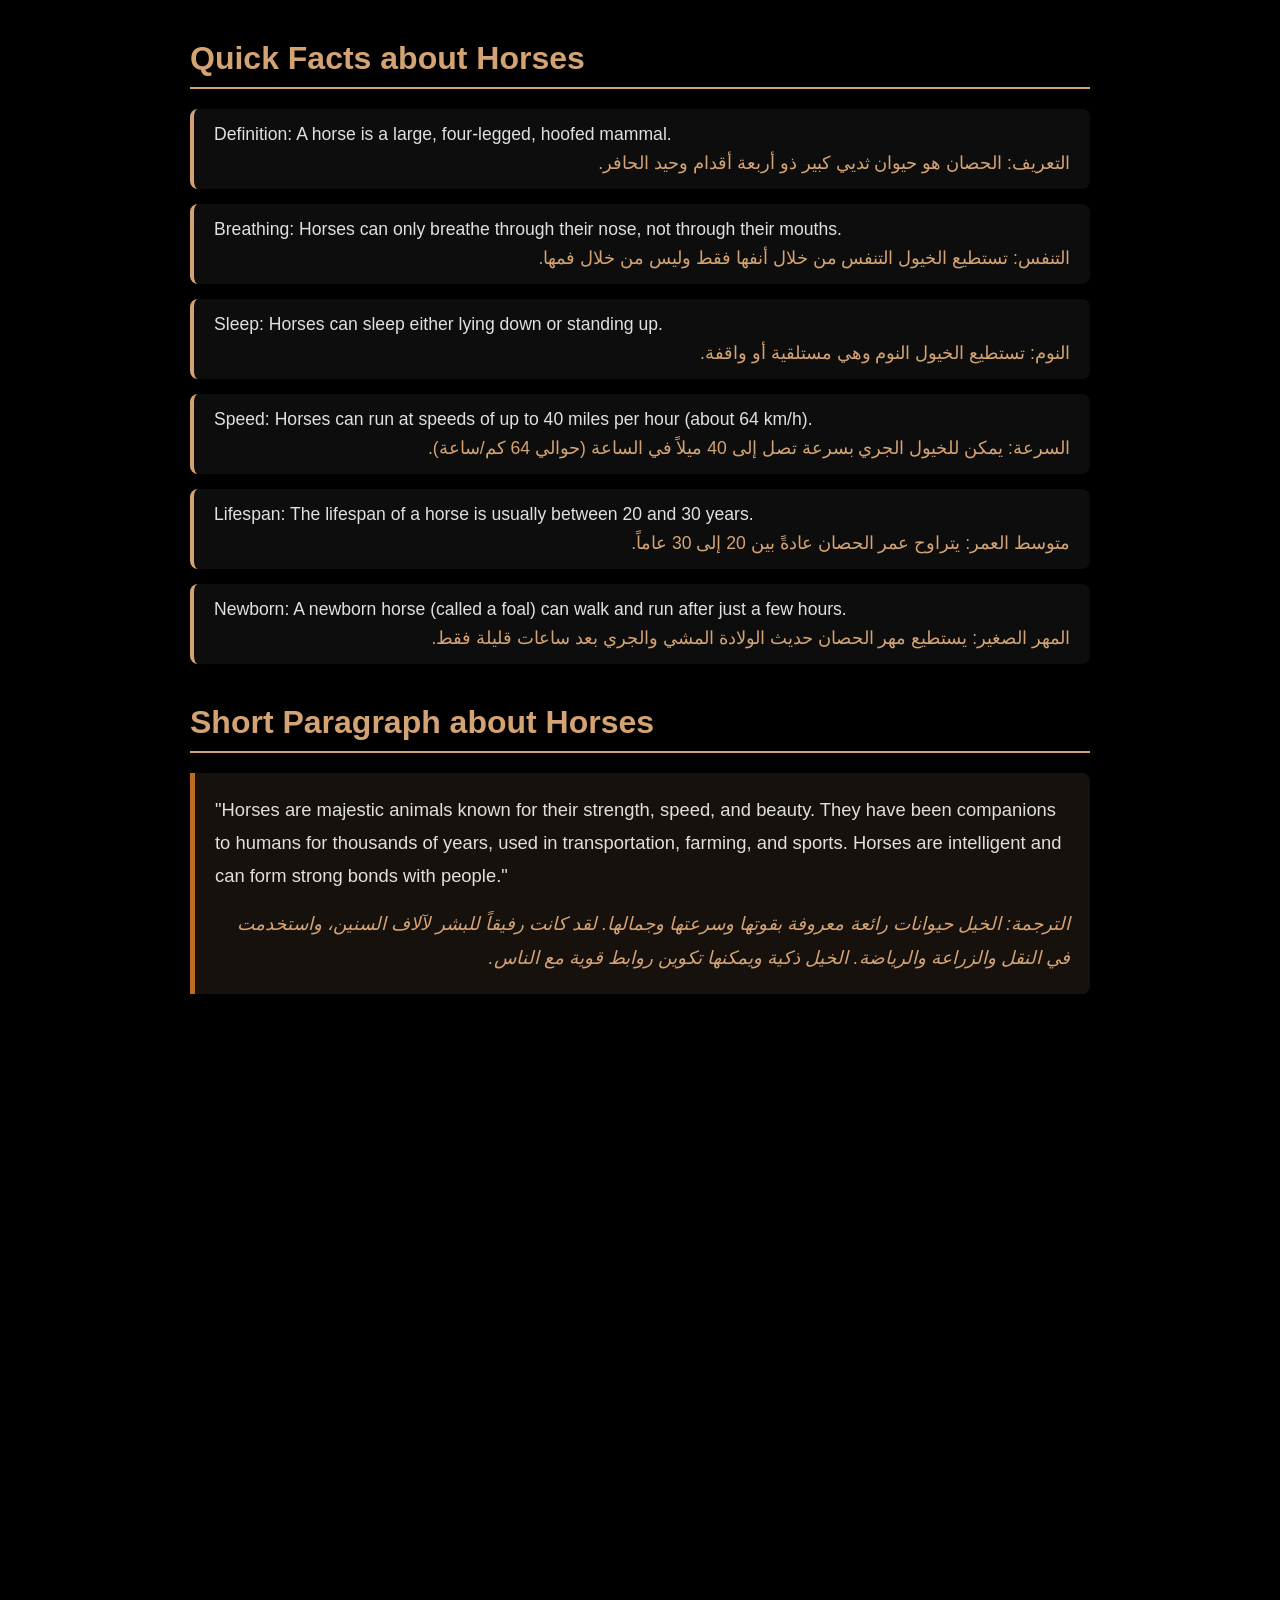
<file: more.html>
<!DOCTYPE html>
<html lang="en">
<head>
    <meta charset="UTF-8">
    <meta name="viewport" content="width=device-width, initial-scale=1.0">
    <title>Information about Horses</title>
    <link rel="stylesheet" href="style.css">
</head>
<body>

    <h2>Quick Facts about Horses</h2>
    <ul>
        <li>
            <span class="english">Definition: A horse is a large, four-legged, hoofed mammal.</span>
            <span class="arabic">التعريف: الحصان هو حيوان ثديي كبير ذو أربعة أقدام وحيد الحافر.</span>
        </li>
        <li>
            <span class="english">Breathing: Horses can only breathe through their nose, not through their mouths.</span>
            <span class="arabic">التنفس: تستطيع الخيول التنفس من خلال أنفها فقط وليس من خلال فمها.</span>
        </li>
        <li>
            <span class="english">Sleep: Horses can sleep either lying down or standing up.</span>
            <span class="arabic">النوم: تستطيع الخيول النوم وهي مستلقية أو واقفة.</span>
        </li>
        <li>
            <span class="english">Speed: Horses can run at speeds of up to 40 miles per hour (about 64 km/h).</span>
            <span class="arabic">السرعة: يمكن للخيول الجري بسرعة تصل إلى 40 ميلاً في الساعة (حوالي 64 كم/ساعة).</span>
        </li>
        <li>
            <span class="english">Lifespan: The lifespan of a horse is usually between 20 and 30 years.</span>
            <span class="arabic">متوسط العمر: يتراوح عمر الحصان عادةً بين 20 إلى 30 عاماً.</span>
        </li>
        <li>
            <span class="english">Newborn: A newborn horse (called a foal) can walk and run after just a few hours.</span>
            <span class="arabic">المهر الصغير: يستطيع مهر الحصان حديث الولادة المشي والجري بعد ساعات قليلة فقط.</span>
        </li>
    </ul>

    <h2>Short Paragraph about Horses</h2>
    <blockquote lang="en">
        <p>"Horses are majestic animals known for their strength, speed, and beauty. They have been companions to humans for thousands of years, used in transportation, farming, and sports. Horses are intelligent and can form strong bonds with people."</p>
        <div class="translation">
            الترجمة: الخيل حيوانات رائعة معروفة بقوتها وسرعتها وجمالها. لقد كانت رفيقاً للبشر لآلاف السنين، واستخدمت في النقل والزراعة والرياضة. الخيل ذكية ويمكنها تكوين روابط قوية مع الناس.
        </div>
    </blockquote>
    <iframe width="1244" height="829" src="https://www.youtube.com/embed/q0VfGi1PNvw" title="Beautiful Wild Horses | Peaceful Nature Video" frameborder="0" allow="accelerometer; autoplay; clipboard-write; encrypted-media; gyroscope; picture-in-picture; web-share" referrerpolicy="strict-origin-when-cross-origin" allowfullscreen></iframe>

</body>
</html>
</file>
<file: style.css>
/* إعدادات أساسية */
  
/* --- Global Reset --- */
* {
    margin: 0;
    padding: 0;
    box-sizing: border-box;
}

html {
    scroll-behavior: smooth;
}

body {
    font-family: "Cairo", Tahoma, sans-serif;
    background-color: #000000;
    color: #ffffff;
    padding: 0;
    overflow-x: hidden;
}

/* --- Hero Section --- */
.horse-hero {
    background-color: #1a2a3a;
    min-height: 100vh;
    min-height: 100svh;
    display: flex;
    justify-content: center;
    align-items: center;
    text-align: center;
    color: #ffffff;
    padding: 60px 20px;
}

.hero-content {
    width: 100%;
    max-width: 800px;
    margin: auto;
}

.hero-content h1 {
    font-size: clamp(2rem, 5vw, 3.5rem);
    margin-bottom: 20px;
    font-weight: bold;
    color: #d4a373;
    line-height: 1.3;
}

.hero-content p {
    font-size: clamp(1rem, 2vw, 1.25rem);
    margin-bottom: 30px;
    line-height: 1.8;
    color: #e0e0e0;
}

/* --- Hero Button --- */
.hero-btn {
    display: inline-block;
    background-color: #d4a373;
    color: #1a2a3a;
    padding: 12px 30px;
    font-size: 1.1rem;
    font-weight: bold;
    text-decoration: none;
    border-radius: 30px;
    transition: all 0.3s ease;
    box-shadow: 0 4px 10px rgba(0, 0, 0, 0.3);
}

.hero-btn:hover {
    background-color: #bc6c25;
    color: #fff;
    transform: translateY(-3px);
}

/* --- Headings --- */
h2 {
    color: #d4a373;
    font-size: clamp(1.5rem, 3vw, 2rem);
    margin: 40px auto 20px;
    border-bottom: 2px solid #d4a373;
    padding-bottom: 10px;
    max-width: 900px;
    width: calc(100% - 40px);
}

/* --- Lists --- */
ul {
    max-width: 900px;
    width: calc(100% - 40px);
    margin: 0 auto 40px;
    list-style: none;
    padding: 0;
}

ul li {
    background-color: rgba(255, 255, 255, 0.05);
    margin-bottom: 15px;
    padding: 15px 20px;
    border-radius: 8px;
    border-left: 4px solid #d4a373;
    display: flex;
    flex-direction: column;
    gap: 8px;
    overflow-wrap: anywhere;
}

ul li .english {
    color: #e0e0e0;
    font-size: 1.1rem;
}

ul li .arabic {
    color: #d4a373;
    font-size: 1.1rem;
    direction: rtl;
    text-align: right;
}

/* --- Blockquote --- */
blockquote {
    max-width: 900px;
    width: calc(100% - 40px);
    margin: 0 auto 30px;
    background-color: rgba(212, 163, 115, 0.1);
    border-left: 5px solid #bc6c25;
    padding: 20px;
    border-radius: 0 8px 8px 0;
    font-size: 1.15rem;
    line-height: 1.8;
    color: #e0e0e0;
    overflow-wrap: anywhere;
}

blockquote p {
    margin-bottom: 15px;
}

blockquote .translation {
    color: #d4a373;
    direction: rtl;
    text-align: right;
    font-style: italic;
}

/* --- Tablet Responsive --- */
@media (max-width: 768px) {
    .horse-hero {
        min-height: 85vh;
        min-height: 85svh;
        padding: 50px 20px;
    }

    .hero-content {
        max-width: 600px;
    }

    .hero-btn {
        padding: 11px 25px;
        font-size: 1rem;
    }

    h2 {
        margin-top: 30px;
    }

    ul li {
        padding: 14px 16px;
    }
}

/* --- Mobile Responsive --- */
@media (max-width: 480px) {
    .horse-hero {
        min-height: 75vh;
        min-height: 75svh;
        padding: 40px 16px;
    }

    .hero-content h1 {
        font-size: 2rem;
        margin-bottom: 15px;
    }

    .hero-content p {
        font-size: 0.95rem;
        line-height: 1.7;
        margin-bottom: 25px;
    }

    .hero-btn {
        padding: 10px 24px;
        font-size: 0.95rem;
        width: auto;
        max-width: 100%;
    }

    h2 {
        width: calc(100% - 30px);
        font-size: 1.5rem;
        margin-top: 25px;
        margin-bottom: 15px;
    }

    ul {
        width: calc(100% - 30px);
    }

    ul li {
        padding: 12px 14px;
        gap: 6px;
    }

    ul li .english,
    ul li .arabic {
        font-size: 1rem;
    }

    blockquote {
        width: calc(100% - 30px);
        padding: 15px;
        font-size: 1rem;
        line-height: 1.7;
    }
}

/* --- Small Mobile Screens --- */
@media (max-width: 360px) {
    .hero-content h1 {
        font-size: 1.7rem;
    }

    .hero-content p {
        font-size: 0.9rem;
    }

    .hero-btn {
        padding: 10px 20px;
    }

    h2 {
        font-size: 1.3rem;
    }
}

/* --- Accessibility --- */
@media (prefers-reduced-motion: reduce) {
    html {
        scroll-behavior: auto;
    }

    .hero-btn {
        transition: none;
    }
}
</file>
